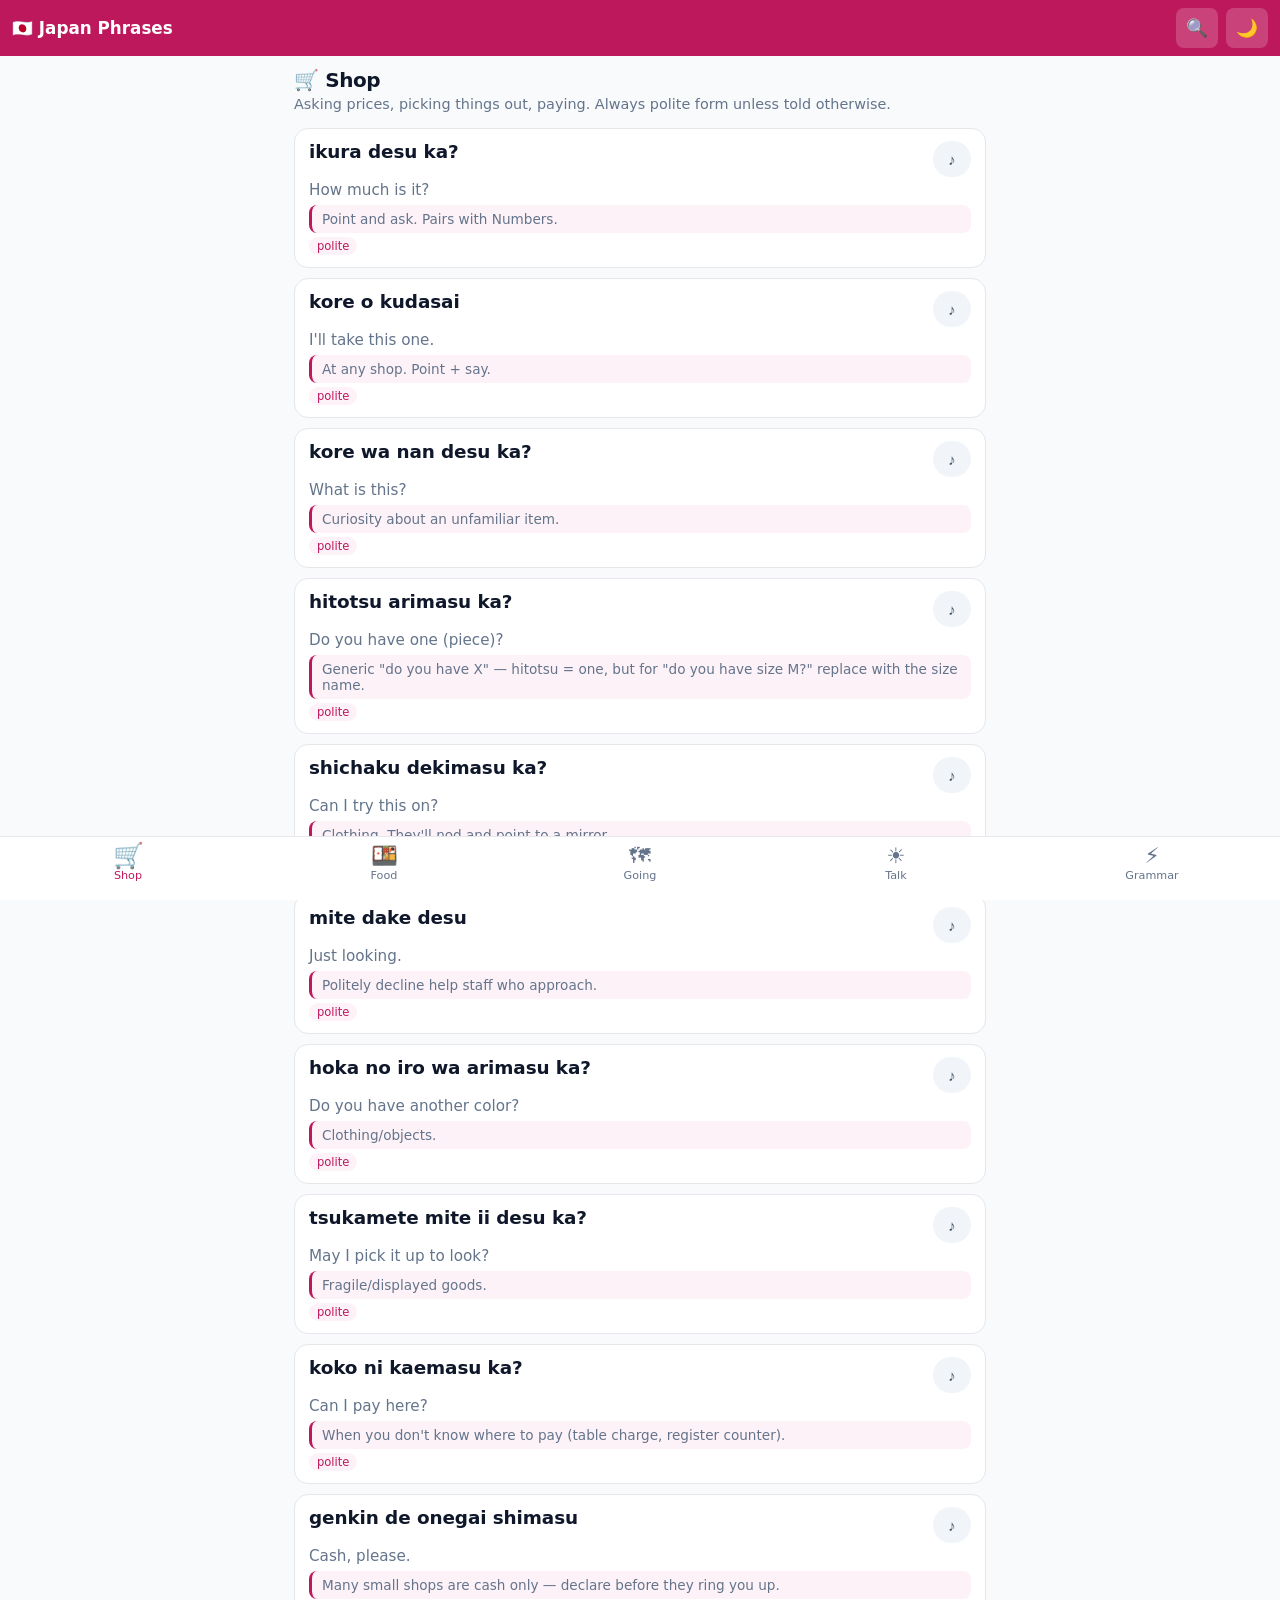
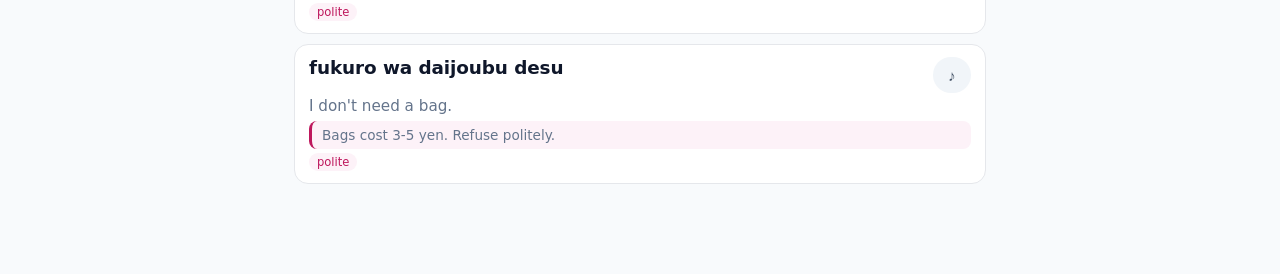
<file: index.html>
<!DOCTYPE html>
<html lang="en">
<head>
<meta charset="utf-8">
<meta name="viewport" content="width=device-width, initial-scale=1, viewport-fit=cover">
<title>Japan Phrases</title>
<style>
:root { color-scheme: light dark; }
* { box-sizing: border-box; margin: 0; padding: 0; }
html, body { height: 100%; font-family: -apple-system, BlinkMacSystemFont, system-ui, sans-serif; }
body { background: #f8fafc; color: #0f172a; padding: 56px 0 64px; font-size: 16px; }
body.dark { background: #0f172a; color: #f1f5f9; }

.top {
  position: fixed; top: 0; left: 0; right: 0; height: 56px;
  background: #be185d; color: white; display: flex; align-items: center; gap: 8px;
  padding: 0 12px; z-index: 50;
}
.top h1 { font-size: 1.05rem; font-weight: 700; flex: 1; }
.top button { background: rgba(255,255,255,.18); border: 0; color: white; padding: 6px 10px; border-radius: 8px; font-size: 1.1rem; min-width: 40px; min-height: 40px; }

.tabs {
  position: fixed; bottom: 0; left: 0; right: 0; height: 64px;
  background: white; border-top: 1px solid #e5e7eb; display: grid;
  grid-template-columns: repeat(5, 1fr); z-index: 50;
}
body.dark .tabs { background: #1e293b; border-top-color: #334155; }
.tabs button {
  background: none; border: 0; color: #64748b; font-size: 0.7rem;
  display: flex; flex-direction: column; align-items: center; gap: 2px;
  padding: 8px 4px; font-family: inherit; cursor: pointer;
}
body.dark .tabs button { color: #94a3b8; }
.tabs button[aria-current="page"] { color: #be185d; }
.tabs button[aria-current="page"] .ic { transform: scale(1.15); }
.tabs .ic { font-size: 1.35rem; line-height: 1; }

.search {
  position: fixed; top: 56px; left: 0; right: 0;
  background: white; border-bottom: 1px solid #e5e7eb; padding: 10px;
  display: none; z-index: 40;
}
body.dark .search { background: #1e293b; border-bottom-color: #334155; }
.search.open { display: block; }
.search input {
  width: 100%; padding: 10px 12px; border: 1px solid #cbd5e1;
  border-radius: 10px; font-size: 1rem; background: #f8fafc; color: #0f172a;
  font-family: inherit;
}
body.dark .search input { background: #0f172a; color: #f1f5f9; border-color: #334155; }

main { max-width: 720px; margin: 0 auto; padding: 12px 14px 80px; }
h2 { font-size: 1.25rem; font-weight: 800; letter-spacing: -0.02em; margin-bottom: 4px; }
.blurb { color: #64748b; font-size: 0.9rem; margin-bottom: 16px; }
body.dark .blurb { color: #94a3b8; }

.row {
  background: white; border: 1px solid #e5e7eb; border-radius: 14px;
  padding: 12px 14px; margin-bottom: 10px;
}
body.dark .row { background: #1e293b; border-color: #334155; }
.row .top-row { display: flex; align-items: flex-start; gap: 8px; margin-bottom: 4px; }
.row .romaji {
  font-size: 1.15rem; font-weight: 700; flex: 1; letter-spacing: -0.005em;
  word-break: break-word;
}
.row .play {
  background: #f1f5f9; border: 0; color: #475569; border-radius: 999px;
  padding: 4px 10px; font-size: 0.95rem; cursor: pointer; min-width: 38px;
  min-height: 36px;
}
body.dark .row .play { background: #334155; color: #cbd5e1; }
.row .en { color: #64748b; font-size: 0.95rem; margin-bottom: 6px; }
body.dark .row .en { color: #94a3b8; }
.row .use {
  font-size: 0.85rem; color: #64748b; background: #fdf2f8;
  padding: 6px 10px; border-radius: 8px; border-left: 3px solid #be185d;
}
body.dark .row .use { color: #cbd5e1; background: #500724; }

.grammar-card {
  background: white; border: 1px solid #e5e7eb; border-left: 4px solid #be185d;
  border-radius: 14px; padding: 14px 16px; margin-bottom: 12px;
}
body.dark .grammar-card { background: #1e293b; border-color: #334155; }
.grammar-card .h { font-weight: 700; margin-bottom: 6px; }
.grammar-card .rule { font-size: 0.92rem; margin-bottom: 4px; }
.grammar-card .ex {
  font-size: 0.88rem; color: #64748b; margin-top: 4px;
  padding: 6px 10px; background: #fdf2f8; border-radius: 8px;
}
body.dark .grammar-card .rule { color: #cbd5e1; }
body.dark .grammar-card .ex { color: #cbd5e1; background: #500724; }

.tag { display: inline-block; background: #fdf2f8; color: #be185d; font-size: 0.72rem; padding: 2px 8px; border-radius: 999px; margin-right: 4px; margin-top: 4px; }
body.dark .tag { background: #500724; }

.empty { text-align: center; color: #64748b; padding: 40px 16px; font-size: 0.92rem; }
</style>
</head>
<body>

<div class="top">
  <h1>🇯🇵 Japan Phrases</h1>
  <button id="searchBtn" aria-label="Search">🔍</button>
  <button id="darkBtn" aria-label="Dark mode" aria-pressed="false">🌙</button>
</div>

<div class="search" id="searchBar">
  <input id="searchInput" type="search" placeholder="Search English or romaji…" autocomplete="off">
</div>

<main id="view"></main>

<nav class="tabs" id="tabs"></nav>

<script>
// ── Data ──────────────────────────────────────────────────────────────
// Each phrase: { cat, romaji, en, use, polite }. Categories: shop, food, dir, weather, gram.
// "use" is a 1-line context for when to reach for this phrase.
const PHRASES = [
  // ── shop ────────────────────────────────────────────────────────
  { cat:'shop', romaji:'ikura desu ka?',                 en:'How much is it?',                 use:'Point and ask. Pairs with Numbers.', polite:true },
  { cat:'shop', romaji:'kore o kudasai',                en:'I\'ll take this one.',            use:'At any shop. Point + say.', polite:true },
  { cat:'shop', romaji:'kore wa nan desu ka?',          en:'What is this?',                   use:'Curiosity about an unfamiliar item.', polite:true },
  { cat:'shop', romaji:'hitotsu arimasu ka?',           en:'Do you have one (piece)?',        use:'Generic "do you have X" — hitotsu = one, but for "do you have size M?" replace with the size name.', polite:true },
  { cat:'shop', romaji:'shichaku dekimasu ka?',         en:'Can I try this on?',              use:'Clothing. They\'ll nod and point to a mirror.', polite:true },
  { cat:'shop', romaji:'mite dake desu',               en:'Just looking.',                   use:'Politely decline help staff who approach.', polite:true },
  { cat:'shop', romaji:'hoka no iro wa arimasu ka?',    en:'Do you have another color?',       use:'Clothing/objects.', polite:true },
  { cat:'shop', romaji:'tsukamete mite ii desu ka?',     en:'May I pick it up to look?',       use:'Fragile/displayed goods.', polite:true },
  { cat:'shop', romaji:'koko ni kaemasu ka?',           en:'Can I pay here?',                 use:'When you don\'t know where to pay (table charge, register counter).', polite:true },
  { cat:'shop', romaji:'genkin de onegai shimasu',      en:'Cash, please.',                    use:'Many small shops are cash only — declare before they ring you up.', polite:true },
  { cat:'shop', romaji:'fukuro wa daijoubu desu',       en:'I don\'t need a bag.',             use:'Bags cost 3-5 yen. Refuse politely.', polite:true },

  // ── food ────────────────────────────────────────────────────────
  { cat:'food', romaji:'menyuu o onegai shimasu',        en:'Menu, please.',                   use:'First thing after you sit down.', polite:true },
  { cat:'food', romaji:'kore o onegai shimasu',         en:'This one, please.',               use:'Point at menu or photo display.', polite:true },
  { cat:'food', romaji:'osusume wa nan desu ka?',       en:'What do you recommend?',         use:'Often leads to off-menu specials at family spots.', polite:true },
  { cat:'food', romaji:'eigo no menyuu wa arimasu ka?', en:'Do you have an English menu?',   use:'Big chains and tourist areas usually do.', polite:true },
  { cat:'food', romaji:'mizu o kudasai',               en:'Water, please.',                  use:'Tap water is free and normal everywhere.', polite:true },
  { cat:'food', romaji:'biiru o onegai shimasu',        en:'A beer, please.',                 use:'Casual. Use hitotsu/biru/eto for other counts.', polite:true },
  { cat:'food', romaji:'ocha o kudasai',               en:'Tea, please.',                    use:'Most restaurants bring tea automatically — this is to ask for more.', polite:true },
  { cat:'food', romaji:'karuku shinai de kudasai',      en:'Not spicy, please.',              use:'Some ramen and regional dishes default to very spicy.', polite:true },
  { cat:'food', romaji:'bejitarian desu',              en:'I\'m vegetarian.',                use:'Vague — Japanese dashi (fish stock) is in most things. See allergy card next.', polite:true },
  { cat:'food', romaji:'~ arerugii ga arimasu',        en:'I have a ~ allergy.',             use:'SAFETY PHRASE. The ~ slot = the allergen: peanuts=piinattsu, shellfish=kai-rui, soy=daizu, wheat=komugi, egg=tamago, milk=gyuunyuu, sesame=goma.', polite:true },
  { cat:'food', romaji:'okaikei o onegai shimasu',      en:'The check, please.',              use:'Hand signal of crossing index fingers (X) also works.', polite:true },
  { cat:'food', romaji:'betsubetsu de onegai shimasu',  en:'Split the bill, please.',         use:'Many places won\'t split. Plan to pay together as backup.', polite:true },
  { cat:'food', romaji:'kaado de haraemasu ka?',       en:'Can I pay by card?',              use:'Cash is still common. Even card places may have a minimum (~¥5,000).', polite:true },
  { cat:'food', romaji:'oishii desu',                  en:'It\'s delicious.',                use:'Staff genuinely light up hearing this. May bring free refills next visit.', polite:true },
  { cat:'food', romaji:'gochisousama deshita',         en:'Thanks for the meal (leaving).',  use:'Said on the way out, to the staff. Just "say it" even though it doesn\'t translate.', polite:true },
  { cat:'food', romaji:'itadakimasu',                  en:'(Said before eating) thanks.',    use:'Saying it before eating is part of the experience. Locals love to hear it.', polite:true },

  // ── dir (directions) ───────────────────────────────────────────
  { cat:'dir', romaji:'~ wa doko desu ka?',            en:'Where is ~ ?',                    use:'The universal location phrase. Slot in a place name.', polite:true },
  { cat:'dir', romaji:'kono juusho e onegai shimasu', en:'To this address, please.',       use:'SAFETY PHRASE for taxis. Show on phone. Driver nods.', polite:true },
  { cat:'dir', romaji:'~ e ikitai desu',              en:'I want to go to ~.',              use:'Taxis or info desks. Slot in the destination.', polite:true },
  { cat:'dir', romaji:'eki wa doko desu ka?',         en:'Where is the station?',           use:'Trains are the default intercity mode.', polite:true },
  { cat:'dir', romaji:'kore wa ~ ni tomarimasu ka?',   en:'Does this stop at ~ ?',           use:'Show the stop name on your phone before boarding unfamiliar trains.', polite:true },
  { cat:'dir', romaji:'shuuden wa nan-ji desu ka?',   en:'What time is the last train?',    use:'Critical at night. Cities shut down after last train.', polite:true },
  { cat:'dir', romaji:'aruite dore kurai desu ka?',   en:'How long on foot?',               use:'Minutes. Realistic estimate for walking distance.', polite:true },
  { cat:'dir', romaji:'massugu desu ka?',              en:'Is it straight ahead?',           use:'Quick confirm at a junction.', polite:true },
  { cat:'dir', romaji:'migi desu ka, hidari desu ka?',en:'Right or left?',                  use:'Final confirmation before turning.', polite:true },
  { cat:'dir', romaji:'chizu de misete kudasai',       en:'Could you show me on a map?',      use:'Catch-all fallback for any direction problem.', polite:true },
  { cat:'dir', romaji:'takushii o yonde kudasai',     en:'Please call a taxi.',             use:'Hotels/restaurants can dial for you; arrives in 5-10 min.', polite:true },
  { cat:'dir', romaji:'eki made ikura desu ka?',      en:'How much is the fare to the station?', use:'Approximate taxi cost to avoid surprises.', polite:true },

  // ── weather ───────────────────────────────────────────────────
  { cat:'weather', romaji:'kyou wa ii tenki desu ne',  en:'Nice weather today, isn\'t it?',  use:'Universal small talk opener. Makes shopkeepers smile.', polite:false },
  { cat:'weather', romaji:'atsui desu ne',             en:'It\'s hot, isn\'t it?',             use:'Summer go-to. Workers appreciate acknowledgment.', polite:false },
  { cat:'weather', romaji:'samui desu ne',             en:'It\'s cold, isn\'t it?',            use:'Winter go-to.', polite:false },
  { cat:'weather', romaji:'ame ga futte imasu ne',     en:'It\'s raining, isn\'t it?',        use:'Universal. Mentioning rain is friendly chat with taxi drivers.', polite:false },
  { cat:'weather', romaji:'ashita mo ii tenki desu ka?',en:'Will tomorrow be nice weather?', use:'For hotel staff, restaurant hosts.', polite:true },
  { cat:'weather', romaji:'kore wa nan desu ka?',      en:'What is this?',                   use:'Catch-all for food, item, building.', polite:true },
  { cat:'weather', romaji:'dooshite koo iu no?',       en:'Why is it like this?',            use:'For curiosity: prices, queues, someone\'s outfit.', polite:true },
  { cat:'weather', romaji:'~ kara kimashita',          en:'I\'m from ~.',                     use:'Talking about yourself. Slot in country name. Makes strangers instantly friendlier.', polite:true },
  { cat:'weather', romaji:'~ ni ikimasen ka?',         en:'Will you go to ~ ?',              use:'Chatty. Slot in place name. Common retiree/train-mate topic.', polite:false },
  { cat:'weather', romaji:'gohan wa mō su·mimasen ka?', en:'Have you eaten yet?',            use:'Classic casual opener (esp. elderly people). Slangy gohan = "su-mimasen". Skip with colleagues.', polite:false },
  { cat:'weather', romaji:'hai, genki desu',           en:'Yes, I\'m fine / doing well.',      use:'Reply to "genki desu ka?" (how are you?). Always safe.', polite:false },
  { cat:'weather', romaji:'shashin o totte moraemasu ka?',en:'Could you take a photo of me?', use:'Hand your phone to a passerby.', polite:true },
  { cat:'weather', romaji:'ii omise deshita',          en:'That\'s a nice place you have.',   use:'Omiyage compliment when leaving a shop, ryokan, or restaurant. Always welcome.', polite:true },

  // ── gram (grammar) — different render: full card with rule + examples
  { cat:'gram', isGrammar:true,
    title:'WA — topic marker',
    rule:'Marks what you\'re talking ABOUT ("as for X..."). The greeting words "konnichiwa" / "konbanwa" end in this WA — it\'s always read "wa", never "ha", when used as a particle.',
    examples:[
      { romaji:'toire wa doko desu ka?',     en:'As for the toilet, where is it?' },
      { romaji:'kore wa nan desu ka?',       en:'What is this?' },
    ] },
  { cat:'gram', isGrammar:true,
    title:'O — object marker',
    rule:'Marks the thing you do something to. The particle is always silent-written "o" (the kana を is read "o" only here as a particle).',
    examples:[
      { romaji:'kore o kudasai',             en:'This, please (give me this one)' },
      { romaji:'mizu o kudasai',             en:'Water, please' },
      { romaji:'shashin o totte ii desu ka?', en:'May I take a photo?' },
    ] },
  { cat:'gram', isGrammar:true,
    title:'GA — subject marker',
    rule:'Marks the doer/subject, OR the thing that exists. WA = known topic, GA = introducing/emphasizing. Get this wrong and natives will still understand you — it\'s mostly for emphasis.',
    examples:[
      { romaji:'gochisousama deshita', en:'Was (delicious) — past tense of "desu"' },
      { romaji:'ame ga futte imasu',  en:'Rain is falling — natural subject' },
    ] },
  { cat:'gram', isGrammar:true,
    title:'NI — destination, time, location of existence',
    rule:'Three uses: (1) "to" a place (go to Kyoto), (2) "at" a specific time (at 5 o\'clock), (3) "in/on" where something exists (cup on table).',
    examples:[
      { romaji:'kyoto ni ikitai desu',   en:'I want to go to Kyoto' },
      { romaji:'go-ji ni aimasu',        en:'Let\'s meet at 5 o\'clock' },
    ] },
  { cat:'gram', isGrammar:true,
    title:'DE — means OR location of action',
    rule:'"With / by" (instrument) or "at" (where action happens). Two uses, one particle.',
    examples:[
      { romaji:'genkin de haraimasu',    en:'I\'ll pay by cash' },
      { romaji:'chizu de misete kudasai', en:'Show me on a map (using a map)' },
    ] },
  { cat:'gram', isGrammar:true,
    title:'E — direction toward',
    rule:'Soft "toward" — go TOWARD something. Written "he" but always read "e" as a particle. Less common than NI for destinations, more common for expressing direction/aim.',
    examples:[
      { romaji:'kono juusho e onegai shimasu', en:'To this address, please' },
    ] },
  { cat:'gram', isGrammar:true,
    title:'Politeness: -DESU and -MASU',
    rule:'Add "-desu" to nouns/adjectives, "-masu" to verbs. This is all you need for shops, hotels, restaurants, taxis. With friends/casual acquaintances, plain forms ("daijoubu" not "daijoubu desu") are fine.',
    examples:[
      { romaji:'ikura desu ka?',    en:'How much is it? (polite)' },
      { romaji:'arimasen',         en:'There isn\'t / I don\'t have (casual/polite short form)' },
    ] },
  { cat:'gram', isGrammar:true,
    title:'Asking yes/no: just add KA at the end',
    rule:'No inversion, no "do you". State your question as a statement and append KA. Rising intonation.',
    examples:[
      { romaji:'ikura desu ka?',           en:'How much?' },
      { romaji:'eigo o hanasemasu ka?',   en:'Do you speak English?' },
      { romaji:'kore o kaemasu ka?',      en:'Can I pay here?' },
    ] },
  { cat:'gram', isGrammar:true,
    title:'Two ways to say "please"',
    rule:'"Kudasai" attached to a verb = direct please (give me / do it). "Onegai shimasu" alone = softer/broader request (I request, please handle this). Both are polite.',
    examples:[
      { romaji:'mizu o kudasai',            en:'Water, please (direct)' },
      { romaji:'menyuu o onegai shimasu',   en:'The menu, please (broader)' },
    ] },
];

const CATEGORIES = [
  { id:'shop',    label:'Shop',   icon:'🛒' },
  { id:'food',    label:'Food',   icon:'🍱' },
  { id:'dir',     label:'Going',  icon:'🗺' },
  { id:'weather', label:'Talk',   icon:'☀️' },
  { id:'gram',    label:'Grammar',icon:'⚡' },
];

// ── State ─────────────────────────────────────────────────────────────
const state = {
  view: 'shop',
  query: '',
  dark: JSON.parse(localStorage.getItem('jp.dark') || 'false'),
};

// ── Voice ─────────────────────────────────────────────────────────────
let jaVoice = null;
function pickVoice() {
  if (!('speechSynthesis' in window)) return;
  jaVoice = speechSynthesis.getVoices().find(v => /ja[-_]JP/i.test(v.lang)) || null;
}
if ('speechSynthesis' in window) {
  pickVoice();
  speechSynthesis.addEventListener?.('voiceschanged', pickVoice);
}
function speak(text) {
  if (!('speechSynthesis' in window) || !text || !jaVoice) return;
  const u = new SpeechSynthesisUtterance(text);
  u.lang = 'ja-JP';
  u.rate = 0.9;
  u.voice = jaVoice;
  speechSynthesis.cancel();
  speechSynthesis.speak(u);
}

// ── Render ─────────────────────────────────────────────────────────────
const view = document.getElementById('view');

function escHtml(s) {
  return String(s).replace(/[&<>"']/g, c => ({'&':'&amp;','<':'&lt;','>':'&gt;','"':'&quot;',"'":'&#39;'}[c]));
}

function renderPhraseRow(p) {
  const div = document.createElement('div');
  div.className = 'row';
  const tag = p.polite === false ? '<span class="tag">casual</span>' : '<span class="tag">polite</span>';
  div.innerHTML = `
    <div class="top-row">
      <div class="romaji">${escHtml(p.romaji)}</div>
      <button class="play" data-say="${escHtml(p.romaji)}" aria-label="Play">${jaVoice ? '▶' : '♪'}</button>
    </div>
    <div class="en">${escHtml(p.en)}</div>
    ${p.use ? `<div class="use">${escHtml(p.use)}</div>` : ''}
    ${tag}
  `;
  return div;
}

function renderGrammarCard(c, cat) {
  const div = document.createElement('div');
  div.className = 'grammar-card';
  const exs = (c.examples || []).map(ex => `
    <div class="ex" style="display:flex;gap:8px;align-items:flex-start">
      <div style="flex:1"><strong>${escHtml(ex.romaji)}</strong><br><span style="color:#64748b">${escHtml(ex.en)}</span></div>
      <button class="play" data-say="${escHtml(ex.romaji)}" aria-label="Play" style="margin-top:0">${jaVoice ? '▶' : '♪'}</button>
    </div>
  `).join('');
  div.innerHTML = `
    <div class="h">${escHtml(c.title)}</div>
    <div class="rule">${escHtml(c.rule)}</div>
    ${exs ? `<div style="margin-top:8px;font-size:0.75rem;color:#64748b;text-transform:uppercase;letter-spacing:0.08em">Examples</div><div>${exs}</div>` : ''}
  `;
  return div;
}

function renderCategory(cat) {
  view.innerHTML = '';
  const meta = CATEGORIES.find(c => c.id === cat);
  const title = document.createElement('h2');
  title.textContent = meta.icon + ' ' + meta.label;
  view.appendChild(title);

  const sub = document.createElement('div');
  sub.className = 'blurb';
  const blurbs = {
    shop:    'Asking prices, picking things out, paying. Always polite form unless told otherwise.',
    food:    'Ordering, allergies, splitting the check. Allergy phrases are SAFETY — learn them.',
    dir:     'Taxis, trains, asking "where is it". The address and "do you speak English" cover 90% of getting lost.',
    weather: 'Small talk, getting-to-know-you. The "I\'m from ~" line and the compliment line earn more goodwill than perfect grammar.',
    gram:    'The minimum particles and patterns that show up in everything else. Read these once, then go use them.',
  };
  sub.textContent = blurbs[cat] || '';
  view.appendChild(sub);

  const items = PHRASES.filter(p => p.cat === cat);
  if (!items.length) {
    view.innerHTML += '<div class="empty">Nothing here yet.</div>';
    return;
  }
  for (const item of items) {
    if (item.isGrammar) view.appendChild(renderGrammarCard(item, cat));
    else view.appendChild(renderPhraseRow(item));
  }
}

function renderSearch() {
  view.innerHTML = '';
  const h = document.createElement('h2');
  h.textContent = '🔎 Search';
  view.appendChild(h);
  const sub = document.createElement('div');
  sub.className = 'blurb';
  sub.textContent = 'Type in English or romaji (e.g. "toilet", "vegetarian", "eki").';
  view.appendChild(sub);

  const q = state.query.trim().toLowerCase();
  if (!q) {
    const empty = document.createElement('div');
    empty.className = 'empty';
    empty.textContent = 'Try: "toilet", "vegetarian", "credit", "taxi", "tea", "rain"';
    view.appendChild(empty);
    return;
  }
  const tokens = q.split(/\s+/).filter(Boolean);
  const hits = [];
  for (const p of PHRASES) {
    if (p.isGrammar) continue;
    const hay = (p.romaji + ' ' + p.en + ' ' + (p.use || '')).toLowerCase();
    if (tokens.every(t => hay.includes(t))) hits.push(p);
  }
  if (!hits.length) {
    const empty = document.createElement('div');
    empty.className = 'empty';
    empty.textContent = 'No matches for "' + state.query + '". Try simpler keywords.';
    view.appendChild(empty);
    return;
  }
  for (const h2 of hits) view.appendChild(renderPhraseRow(h2));
}

// ── Tab bar ───────────────────────────────────────────────────────────
const tabsEl = document.getElementById('tabs');
function renderTabs() {
  tabsEl.innerHTML = '';
  for (const c of CATEGORIES) {
    const b = document.createElement('button');
    b.dataset.view = c.id;
    b.innerHTML = `<span class="ic">${c.icon}</span><span>${c.label}</span>`;
    b.setAttribute('aria-current', state.view === c.id ? 'page' : 'false');
    b.onclick = () => setView(c.id);
    tabsEl.appendChild(b);
  }
}

function setView(v) {
  state.view = v;
  state.query = '';
  document.getElementById('searchBar').classList.remove('open');
  document.getElementById('searchInput').value = '';
  renderTabs();
  if (v === 'search') renderSearch(); else renderCategory(v);
}

// ── Handlers ──────────────────────────────────────────────────────────
document.getElementById('searchBtn').onclick = () => {
  if (state.view === 'search') { setView('shop'); return; }
  state.view = 'search';
  renderTabs();
  document.getElementById('searchBar').classList.add('open');
  document.getElementById('searchInput').focus();
  renderSearch();
};
document.getElementById('searchInput').addEventListener('input', (e) => {
  state.query = e.target.value;
  renderSearch();
});
document.getElementById('darkBtn').onclick = () => {
  state.dark = !state.dark;
  document.body.classList.toggle('dark', state.dark);
  document.getElementById('darkBtn').setAttribute('aria-pressed', String(state.dark));
  localStorage.setItem('jp.dark', String(state.dark));
};

// event delegation for play buttons
document.addEventListener('click', (e) => {
  const btn = e.target.closest('[data-say]');
  if (!btn) return;
  e.preventDefault();
  speak(btn.dataset.say);
});

document.body.classList.toggle('dark', state.dark);
document.getElementById('darkBtn').setAttribute('aria-pressed', String(state.dark));
renderTabs();
renderCategory(state.view);
</script>
</body>
</html>
</file>
